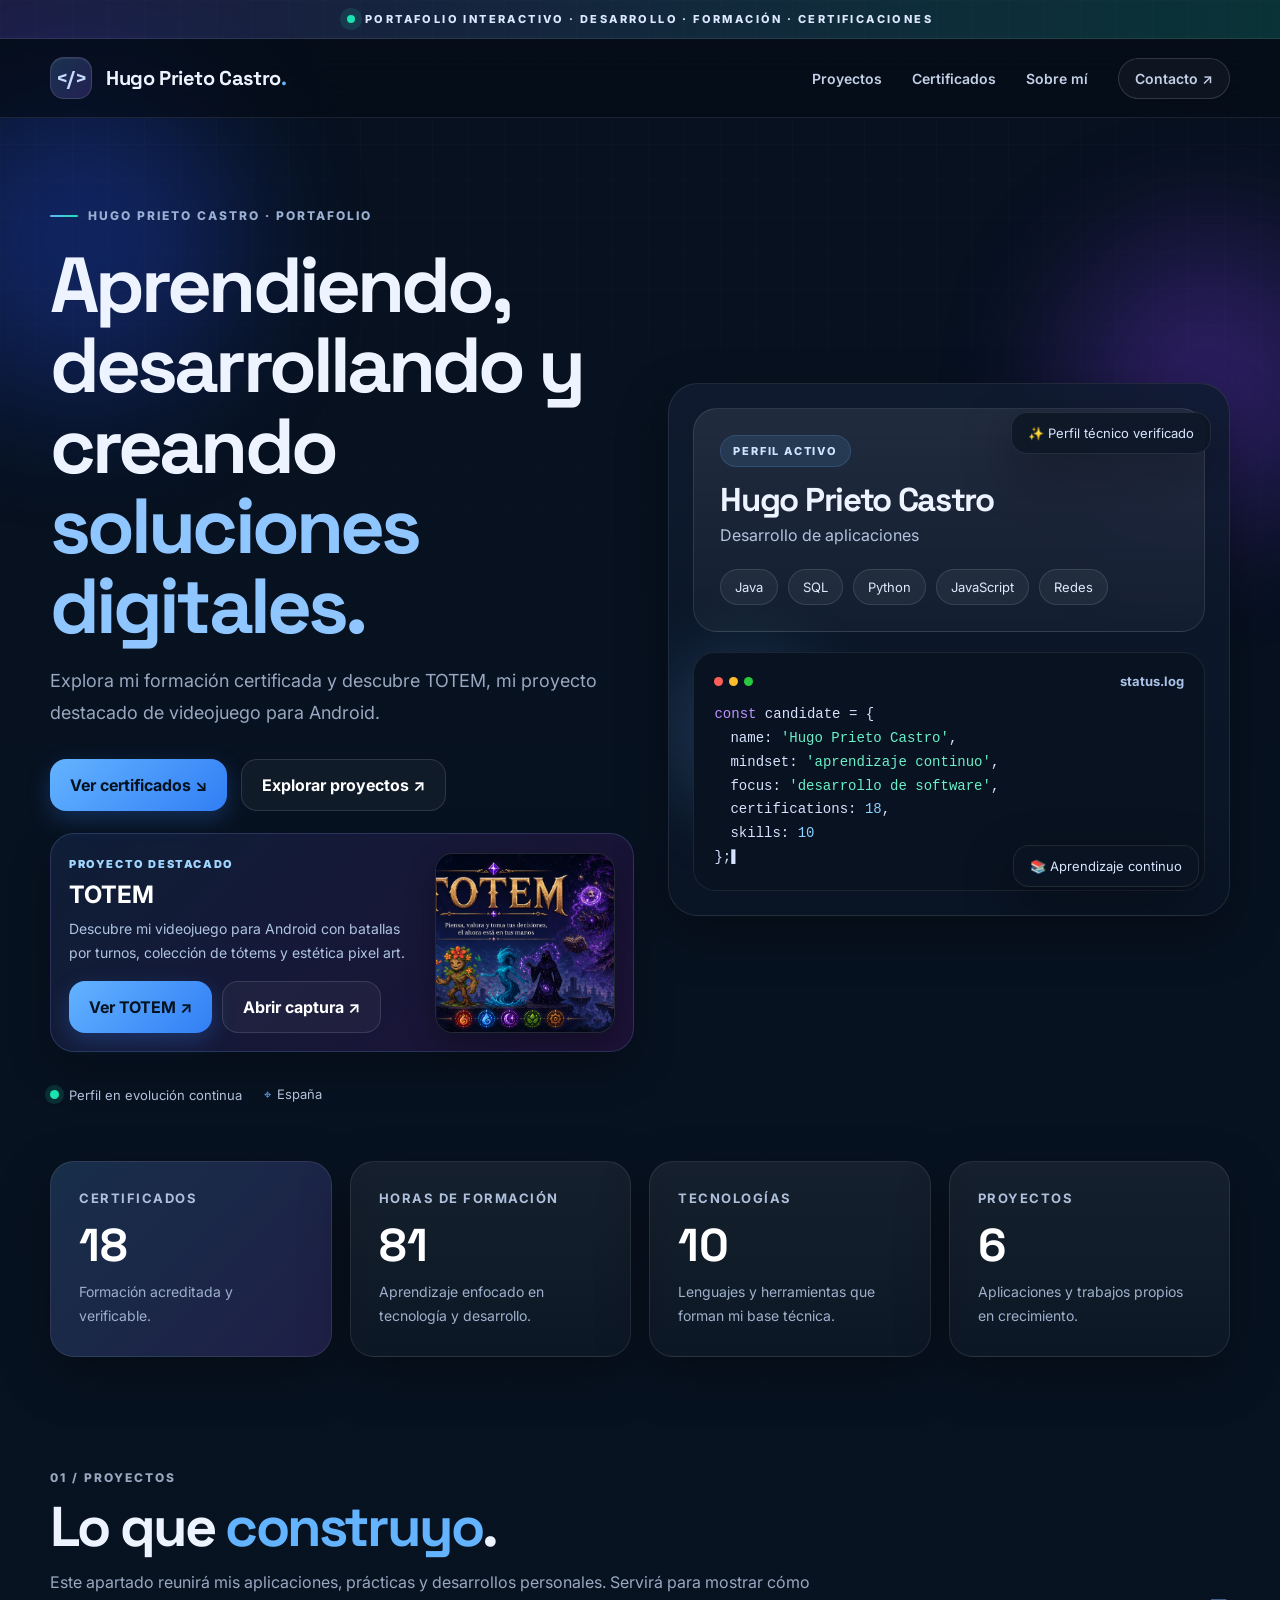
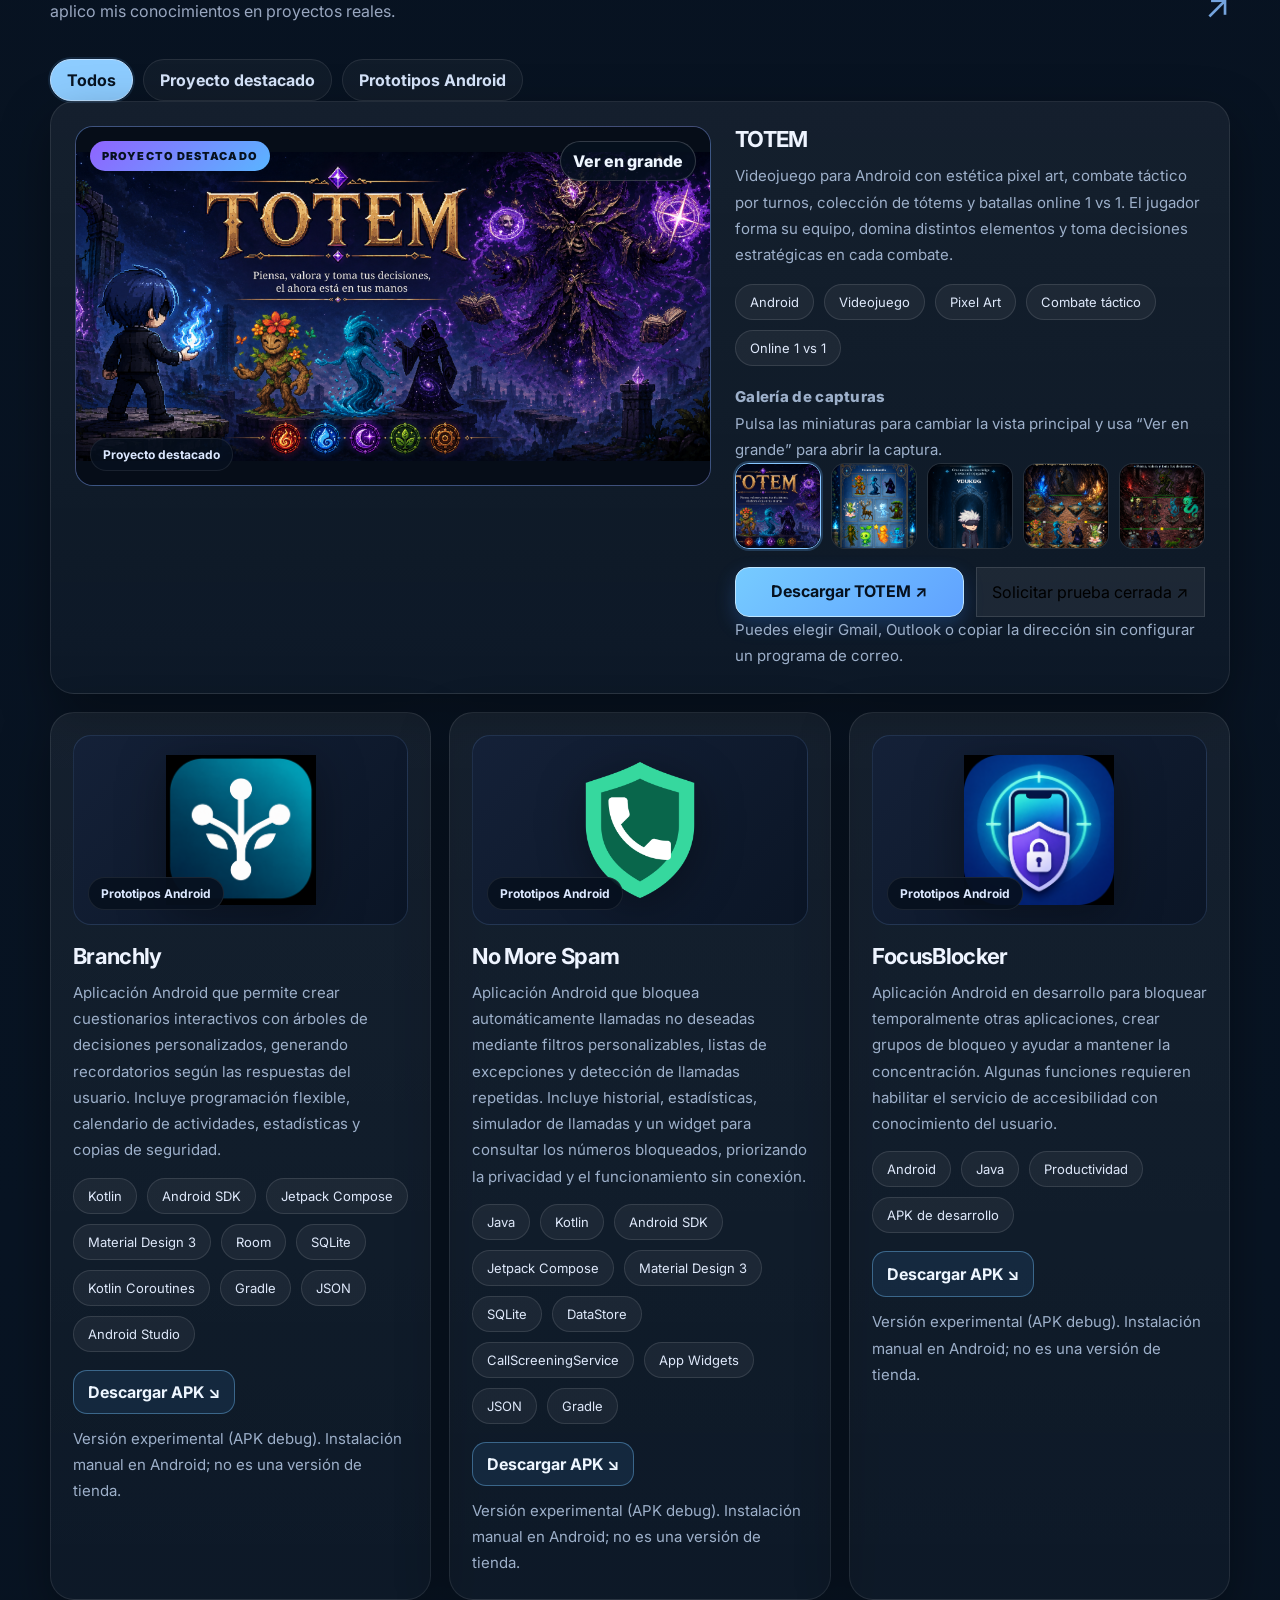
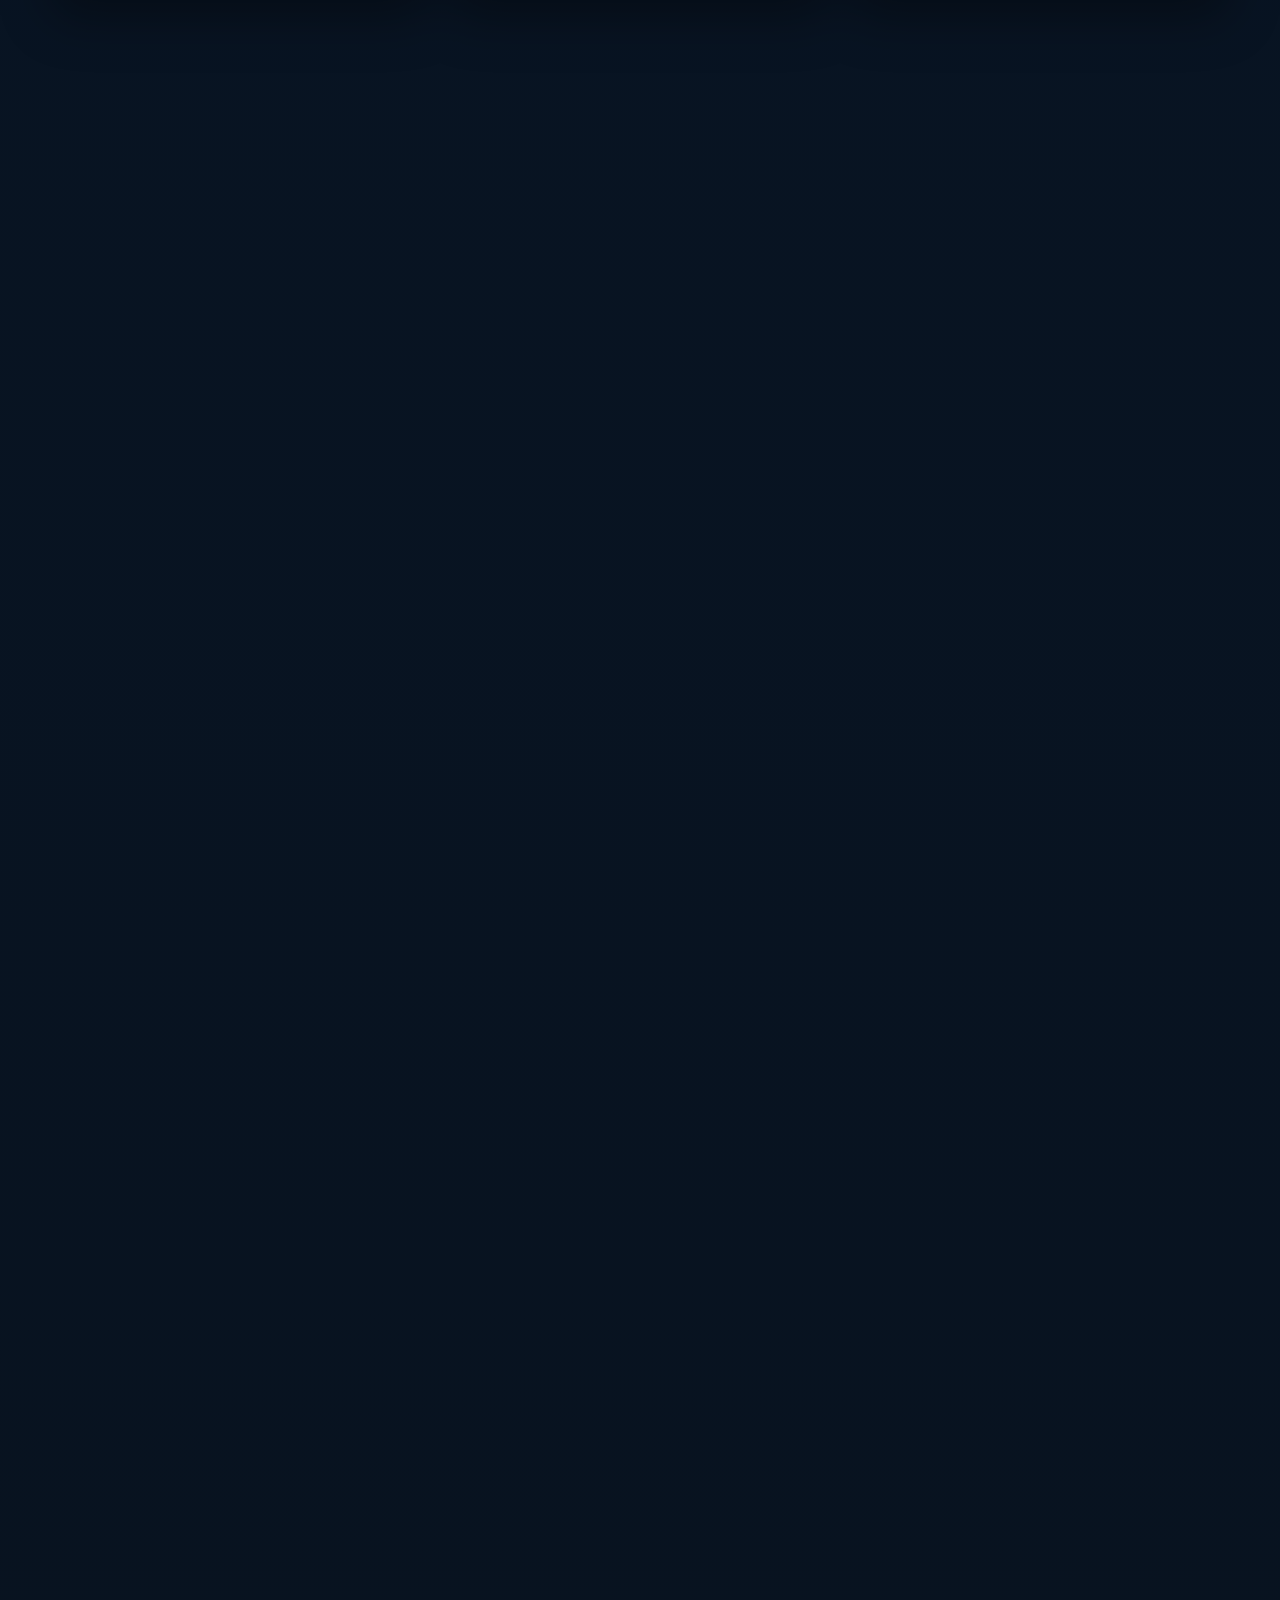
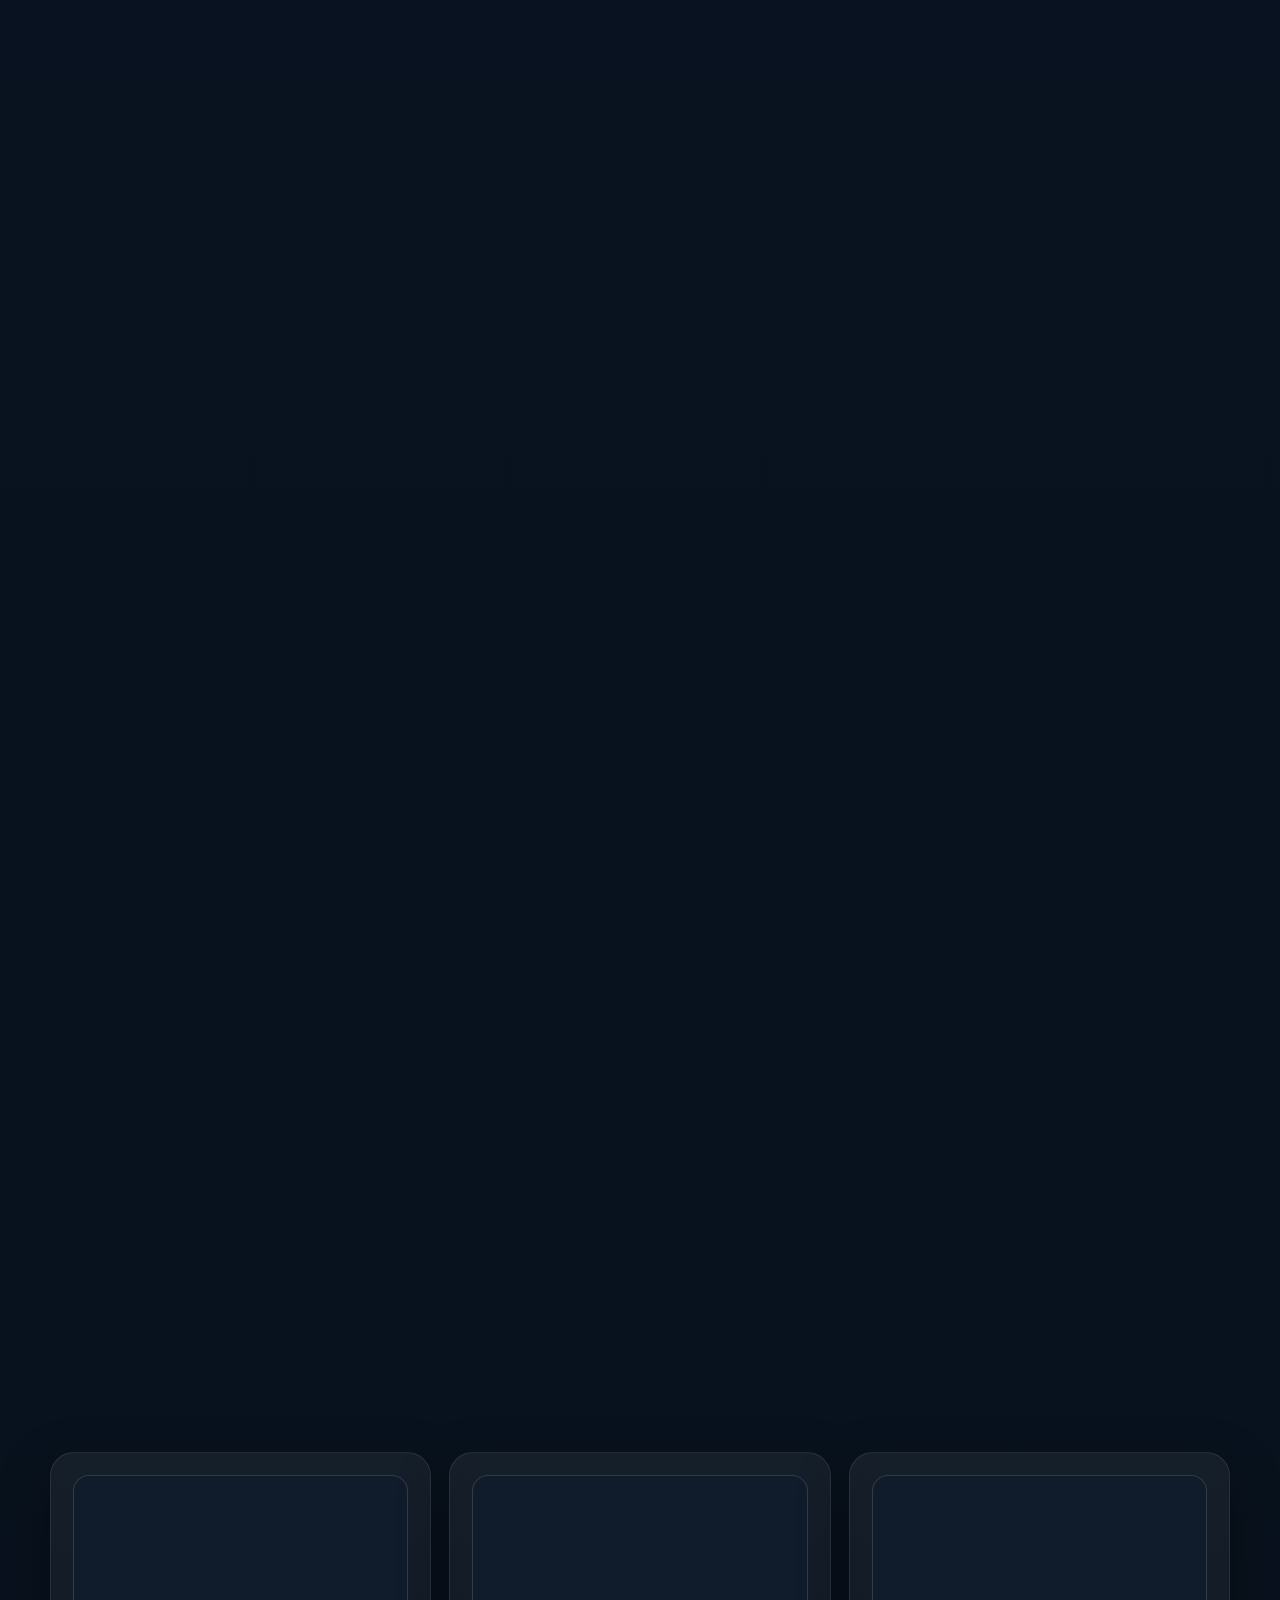
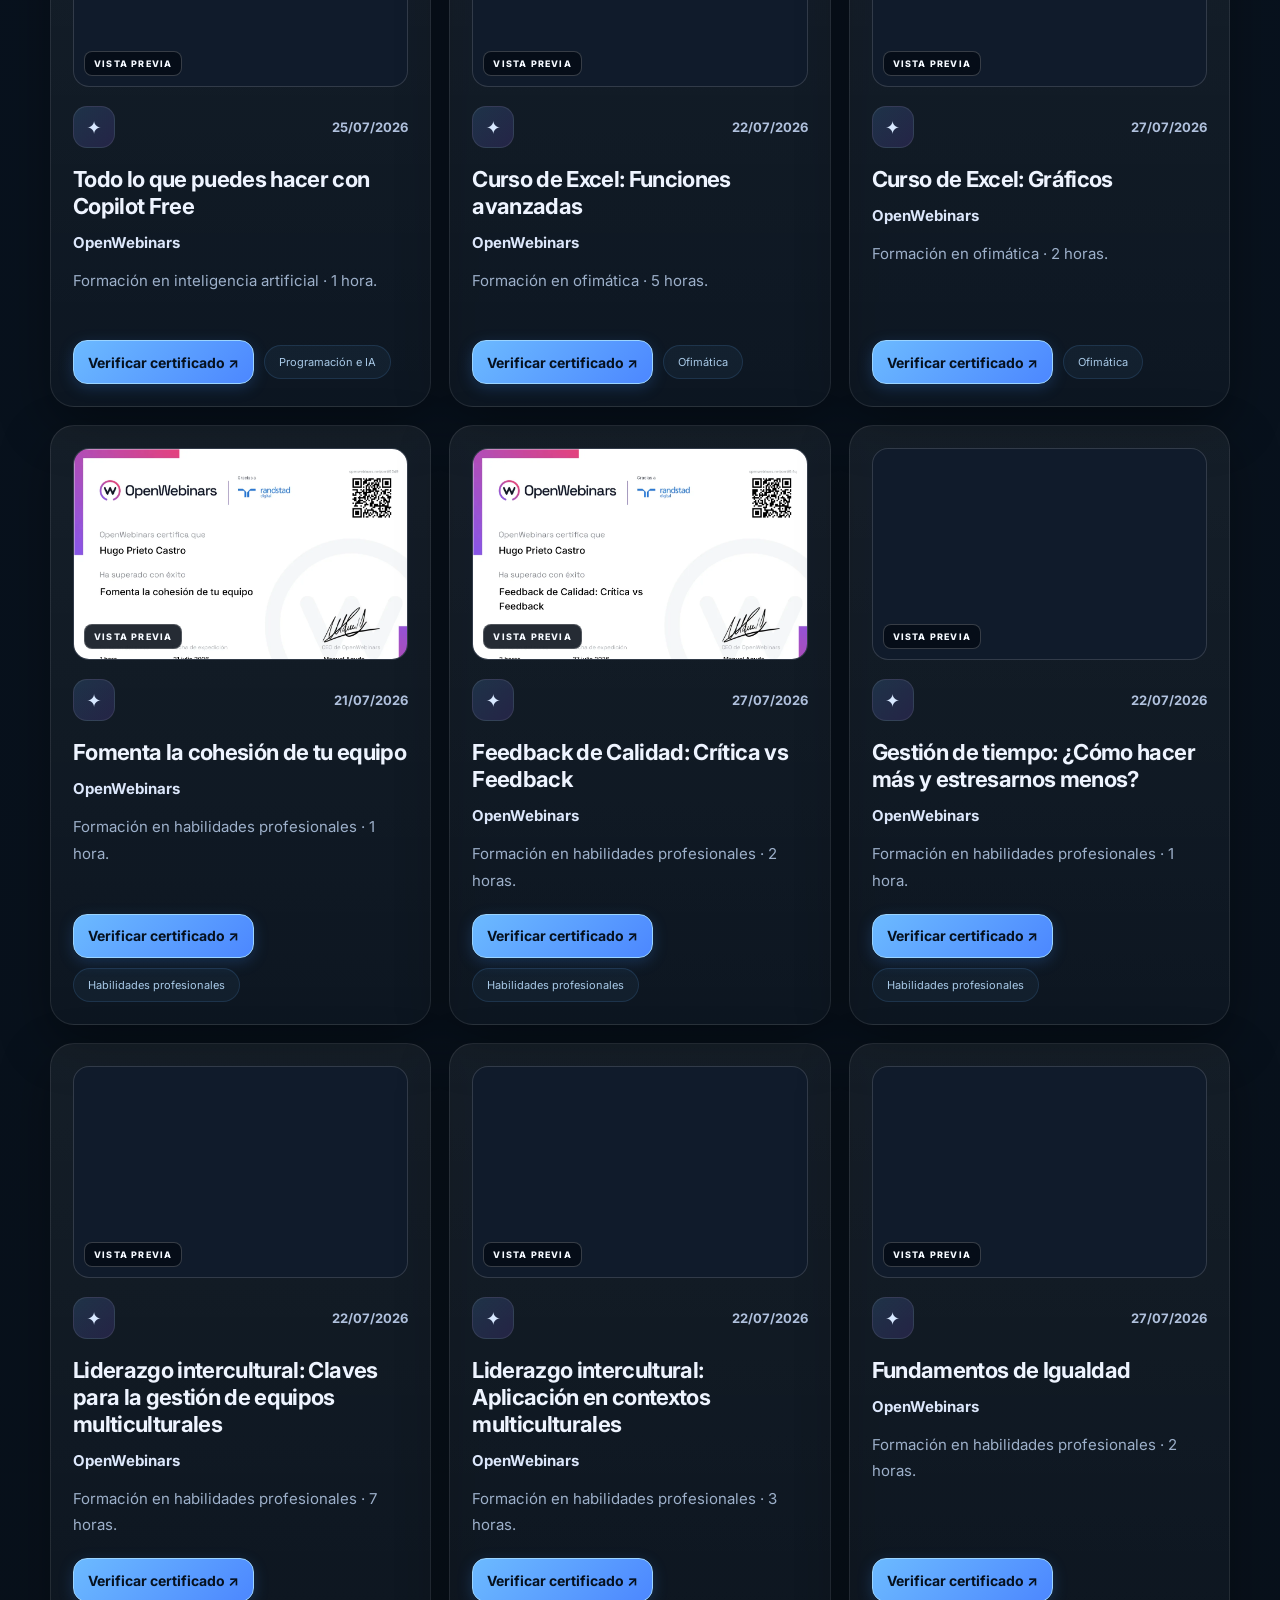
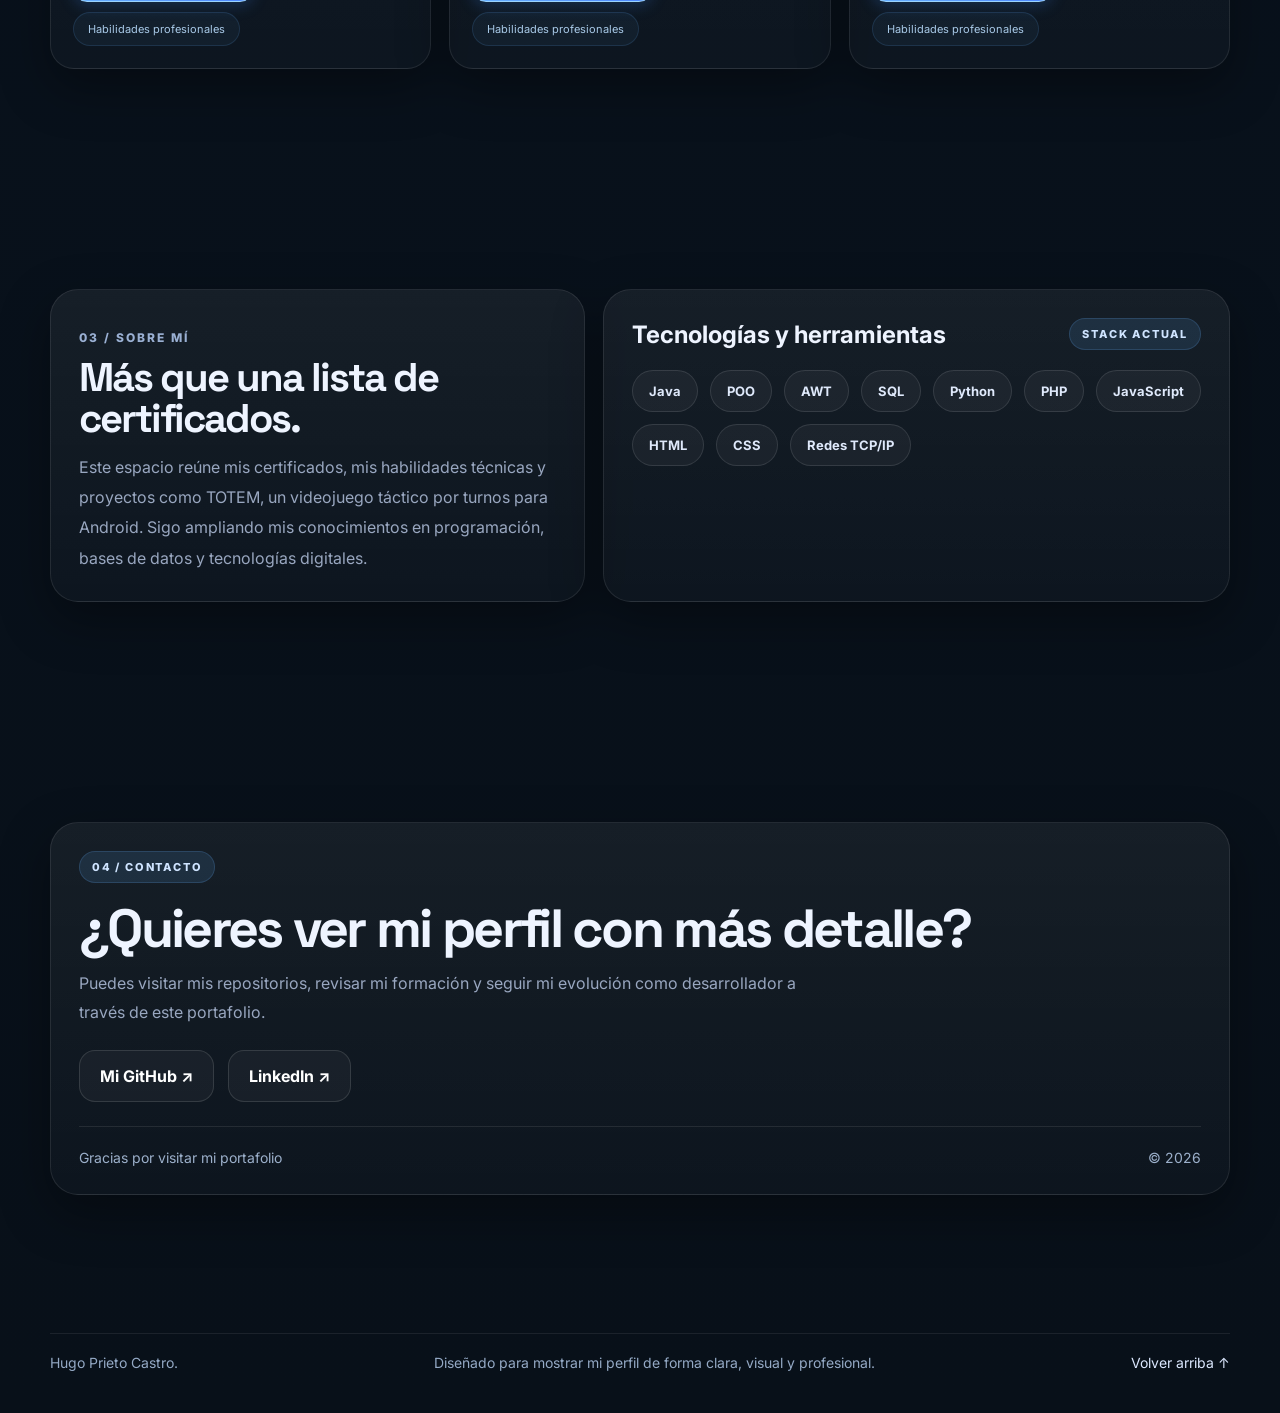
<file: index.html>
<!DOCTYPE html>
<html lang="es">
<head>
  <meta charset="UTF-8">
  <meta name="viewport" content="width=device-width, initial-scale=1.0">
  <meta name="theme-color" content="#08111f">
  <meta name="description" content="Portafolio de Hugo Prieto Castro con certificados, habilidades y proyectos de desarrollo de aplicaciones.">
  <title>Portafolio | Hugo Prieto Castro</title>
  <link rel="icon" href="favicon-hugo.png" type="image/png">
  <link rel="stylesheet" href="estilos.css">
  <script src="contenido.js" defer></script>
  <script src="app.js" defer></script>
</head>
<body>
  <a class="skip" href="#contenido">Saltar al contenido</a>
  <div class="bg-orb orb-1" aria-hidden="true"></div>
  <div class="bg-orb orb-2" aria-hidden="true"></div>
  <div class="bg-grid" aria-hidden="true"></div>

  <div class="announcement"><span class="live-dot"></span> PORTAFOLIO INTERACTIVO · DESARROLLO · FORMACIÓN · CERTIFICACIONES</div>

  <header class="site-header">
    <div class="container header-inner">
      <a class="brand" href="#inicio" aria-label="Volver al inicio">
        <span class="brand-symbol">&lt;/&gt;</span>
        <span id="brand-name">Tu nombre<span class="brand-period">.</span></span>
      </a>
      <button class="menu-toggle" aria-expanded="false" aria-controls="main-nav" aria-label="Abrir menú"><span></span><span></span><span></span></button>
      <nav id="main-nav" class="nav" aria-label="Navegación principal">
        <a href="#proyectos">Proyectos</a>
        <a href="#certificados">Certificados</a>
        <a href="#sobre-mi">Sobre mí</a>
        <a href="#contacto" class="nav-contact">Contacto ↗</a>
      </nav>
    </div>
  </header>

  <main id="contenido">
    <section class="hero section" id="inicio">
      <div class="container hero-grid">
        <div class="hero-copy reveal">
          <p class="eyebrow"><span class="eyebrow-mark"></span> HUGO PRIETO CASTRO · PORTAFOLIO</p>
          <h1 id="hero-title">Aprendiendo, desarrollando y creando <em>soluciones digitales.</em></h1>
          <p class="hero-description" id="hero-description">Espacio profesional para mostrar mi formación, mis habilidades técnicas y los proyectos que iré desarrollando como programador.</p>
          <div class="hero-buttons">
            <a class="button button-primary" href="#certificados">Ver certificados ↘</a>
            <a class="button button-secondary" href="#proyectos">Explorar proyectos ↗</a>
          </div>
          <div id="hero-featured-project" class="hero-spotlight"></div>
          <div class="hero-meta">
            <span class="status-indicator"><span></span> Perfil en evolución continua</span>
            <span class="hero-location" id="hero-location"></span>
          </div>
        </div>

        <div class="hero-panel reveal delay-1">
          <div class="panel-glow"></div>
          <div class="profile-shell">
            <div class="mini-label">PERFIL ACTIVO</div>
            <h2 id="hero-name-panel">Hugo Prieto Castro</h2>
            <p id="hero-role-panel">Desarrollo de aplicaciones</p>
            <div class="focus-tags">
              <span>Java</span>
              <span>SQL</span>
              <span>Python</span>
              <span>JavaScript</span>
              <span>Redes</span>
            </div>
          </div>
          <div class="terminal-card">
            <div class="terminal-head">
              <span class="dots"><i></i><i></i><i></i></span>
              <strong>status.log</strong>
            </div>
            <div class="terminal-body">
              <p><span class="token-purple">const</span> candidate = {</p>
              <p><span class="indent"></span>name: <span class="token-green">'Hugo Prieto Castro'</span>,</p>
              <p><span class="indent"></span>mindset: <span class="token-green">'aprendizaje continuo'</span>,</p>
              <p><span class="indent"></span>focus: <span class="token-green">'desarrollo de software'</span>,</p>
              <p><span class="indent"></span>certifications: <span class="token-blue" id="code-cert-count">0</span>,</p>
              <p><span class="indent"></span>skills: <span class="token-blue" id="code-skill-count">0</span></p>
              <p>};<span class="cursor">▌</span></p>
            </div>
          </div>
          <div class="floating-note note-1">✨ Perfil técnico verificado</div>
          <div class="floating-note note-2">📚 Aprendizaje continuo</div>
        </div>
      </div>
    </section>

    <section class="stats-band reveal">
      <div class="container stats-grid">
        <article class="stat-card highlight">
          <span class="stat-label">Certificados</span>
          <strong class="stat-number" data-target="0" id="stat-certificados">0</strong>
          <p>Formación acreditada y verificable.</p>
        </article>
        <article class="stat-card">
          <span class="stat-label">Horas de formación</span>
          <strong class="stat-number" data-target="0" id="stat-horas">0</strong>
          <p>Aprendizaje enfocado en tecnología y desarrollo.</p>
        </article>
        <article class="stat-card">
          <span class="stat-label">Tecnologías</span>
          <strong class="stat-number" data-target="0" id="stat-skills">0</strong>
          <p>Lenguajes y herramientas que forman mi base técnica.</p>
        </article>
        <article class="stat-card">
          <span class="stat-label">Proyectos</span>
          <strong class="stat-number" data-target="0" id="stat-proyectos">0</strong>
          <p>Aplicaciones y trabajos propios en crecimiento.</p>
        </article>
      </div>
    </section>

    <section class="section projects-section" id="proyectos">
      <div class="container">
        <div class="section-header reveal">
          <div>
            <p class="section-kicker">01 / PROYECTOS</p>
            <h2>Lo que <span class="accent-text">construyo</span>.</h2>
            <p>Este apartado reunirá mis aplicaciones, prácticas y desarrollos personales. Servirá para mostrar cómo aplico mis conocimientos en proyectos reales.</p>
          </div>
          <span class="section-symbol" aria-hidden="true">↗</span>
        </div>
        <div id="project-filters" class="filter-list"></div>
        <div class="project-grid" id="project-list" aria-live="polite"></div>
      </div>
    </section>

    <section class="section certificates-section" id="certificados">
      <div class="container">
        <div class="section-header reveal">
          <div>
            <p class="section-kicker">02 / CERTIFICADOS</p>
            <h2>Formación que <span class="accent-text">me respalda</span>.</h2>
            <p>Todos los certificados están organizados para que cualquier empresa pueda ver mi evolución, mis áreas de aprendizaje y validar cada acreditación.</p>
          </div>
          <span class="section-symbol" aria-hidden="true">✦</span>
        </div>

        <div class="certificate-tools reveal delay-1">
          <label class="search-box" for="cert-search">
            <span>🔎</span>
            <input id="cert-search" type="search" placeholder="Buscar por título, entidad o temática...">
          </label>
          <div id="cert-filters" class="chip-list" aria-label="Filtrar certificados por categoría"></div>
        </div>

        <div class="certificate-summary reveal delay-1">
          <span id="cert-summary-text">Mostrando todos los certificados.</span>
        </div>

        <div id="certificate-list" class="certificate-grid"></div>
      </div>
    </section>

    <section class="section about-section" id="sobre-mi">
      <div class="container about-grid">
        <div class="about-card reveal">
          <p class="section-kicker">03 / SOBRE MÍ</p>
          <h2>Más que una lista de certificados.</h2>
          <p id="about-text" class="about-copy">Este portafolio reúne mi formación, mis habilidades y mis próximos proyectos dentro del desarrollo de aplicaciones.</p>
        </div>
        <div class="skills-panel reveal delay-1">
          <div class="skills-top">
            <h3>Tecnologías y herramientas</h3>
            <span class="tiny-pill">STACK ACTUAL</span>
          </div>
          <div id="skill-list" class="skills"></div>
        </div>
      </div>
    </section>

    <section class="section contact-section" id="contacto">
      <div class="container">
        <div class="contact-box reveal">
          <div class="contact-badge">04 / CONTACTO</div>
          <h2>¿Quieres ver mi perfil con más detalle?</h2>
          <p>Puedes visitar mis repositorios, revisar mi formación y seguir mi evolución como desarrollador a través de este portafolio.</p>
          <div id="contact-actions" class="contact-actions"></div>
          <div class="contact-bottom">
            <span>Gracias por visitar mi portafolio</span>
            <span>© <span id="year"></span></span>
          </div>
        </div>
      </div>
    </section>
  </main>

  <footer class="footer">
    <div class="container footer-inner">
      <span id="footer-brand">Portafolio.</span>
      <span>Diseñado para mostrar mi perfil de forma clara, visual y profesional.</span>
      <a href="#inicio">Volver arriba ↑</a>
    </div>
  </footer>
</body>
</html>
</file>
<file: estilos.css>
@import url('https://fonts.googleapis.com/css2?family=Inter:wght@400;500;600;700;800&family=Space+Grotesk:wght@500;700&display=swap');
:root{
  --bg:#07111f;
  --bg-2:#0c172a;
  --panel:rgba(13,25,44,.76);
  --panel-strong:#0f1c31;
  --panel-soft:#0f2038;
  --text:#eef4ff;
  --muted:#99a7c0;
  --line:rgba(255,255,255,.09);
  --line-2:rgba(255,255,255,.14);
  --accent:#63b3ff;
  --accent-2:#8b5cf6;
  --accent-3:#19e3b1;
  --danger:#ff6b8a;
  --shadow:0 18px 50px rgba(0,0,0,.35);
  --radius:24px;
}
*{box-sizing:border-box}
html{scroll-behavior:smooth;scroll-padding-top:96px}
body{margin:0;font-family:'Inter',system-ui,sans-serif;background:linear-gradient(180deg,#07111f 0%,#081423 30%,#081019 100%);color:var(--text);-webkit-font-smoothing:antialiased;overflow-x:hidden}
a{color:inherit;text-decoration:none}
img{max-width:100%;display:block}
button,input,textarea{font:inherit}
button,a,input{-webkit-tap-highlight-color:transparent}
button:focus-visible,a:focus-visible,input:focus-visible{outline:3px solid rgba(99,179,255,.75);outline-offset:3px}
::selection{background:rgba(99,179,255,.35);color:#fff}
.skip{position:absolute;left:-999px;top:0;background:#fff;color:#000;padding:10px;z-index:999}
.skip:focus{left:12px}
.container{width:min(1180px,calc(100% - 40px));margin:0 auto}
.section{padding:110px 0;position:relative;z-index:2}
.bg-orb{position:fixed;border-radius:50%;filter:blur(70px);pointer-events:none;opacity:.33;z-index:0}
.orb-1{width:320px;height:320px;background:#274ee6;top:80px;left:-80px;animation:floatOne 14s ease-in-out infinite}
.orb-2{width:280px;height:280px;background:#7c3aed;right:-70px;top:240px;animation:floatTwo 16s ease-in-out infinite}
.bg-grid{position:fixed;inset:0;background-image:linear-gradient(rgba(255,255,255,.03) 1px,transparent 1px),linear-gradient(90deg,rgba(255,255,255,.03) 1px,transparent 1px);background-size:36px 36px;mask-image:linear-gradient(180deg,rgba(0,0,0,.55),transparent 90%);pointer-events:none;z-index:0}
.announcement{position:relative;z-index:5;background:linear-gradient(90deg,rgba(139,92,246,.16),rgba(25,227,177,.16));border-bottom:1px solid var(--line);color:#dce8ff;text-align:center;padding:12px 14px;font-size:11px;font-weight:800;letter-spacing:2.4px;display:flex;align-items:center;justify-content:center;gap:10px}
.live-dot{width:8px;height:8px;background:var(--accent-3);border-radius:50%;box-shadow:0 0 0 7px rgba(25,227,177,.12)}
.site-header{position:sticky;top:0;z-index:20;background:rgba(6,12,23,.64);backdrop-filter:blur(18px);border-bottom:1px solid var(--line)}
.header-inner{min-height:78px;display:flex;align-items:center;justify-content:space-between;gap:20px}
.brand{display:flex;align-items:center;gap:14px;font-family:'Space Grotesk',sans-serif;font-weight:700;font-size:20px;letter-spacing:-.02em}
.brand-symbol{width:42px;height:42px;display:grid;place-items:center;border-radius:14px;background:linear-gradient(135deg,rgba(99,179,255,.22),rgba(139,92,246,.22));border:1px solid rgba(255,255,255,.12);color:#c7dcff;box-shadow:inset 0 1px 0 rgba(255,255,255,.07)}
.brand-period,.accent-text{color:var(--accent)}
.nav{display:flex;align-items:center;gap:30px}
.nav a{color:#c4d0e7;font-size:14px;font-weight:600;transition:color .22s ease,transform .22s ease}
.nav a:hover{color:#fff;transform:translateY(-1px)}
.nav-contact{padding:11px 16px;border-radius:999px;border:1px solid var(--line-2);background:rgba(255,255,255,.04)}
.menu-toggle{display:none;background:none;border:0;padding:0}
.menu-toggle span{display:block;width:26px;height:2px;background:#e7eeff;margin:5px 0;border-radius:999px}
.hero{padding:78px 0 48px}
.hero-grid{display:grid;grid-template-columns:1.02fr .98fr;gap:34px;align-items:center}
.hero-copy,.hero-panel,.section-header,.stat-card,.project-card,.certificate-card,.about-card,.skills-panel,.contact-box,.certificate-tools,.certificate-summary{opacity:0;transform:translateY(26px);transition:opacity .7s ease,transform .7s ease}
.reveal.in-view,.hero-copy.in-view,.hero-panel.in-view,.section-header.in-view,.stat-card.in-view,.project-card.in-view,.certificate-card.in-view,.about-card.in-view,.skills-panel.in-view,.contact-box.in-view,.certificate-tools.in-view,.certificate-summary.in-view{opacity:1;transform:none}
.delay-1{transition-delay:.12s}
.eyebrow,.section-kicker{display:flex;align-items:center;gap:10px;font-size:12px;font-weight:800;letter-spacing:2px;color:#9ab0d3;text-transform:uppercase}
.eyebrow-mark{width:28px;height:2px;border-radius:999px;background:linear-gradient(90deg,var(--accent),var(--accent-3))}
.hero h1,.section h2,.about-card h2,.contact-box h2{font-family:'Space Grotesk',sans-serif;line-height:1.03;letter-spacing:-.05em;margin:0}
.hero h1{font-size:clamp(44px,7vw,78px);margin:22px 0 18px;max-width:780px}
.hero h1 em{font-style:normal;color:#90c6ff}
.hero-description{max-width:620px;font-size:18px;line-height:1.8;color:var(--muted);margin:0 0 30px}
.hero-buttons,.contact-actions{display:flex;gap:14px;flex-wrap:wrap}
.button{display:inline-flex;align-items:center;justify-content:center;min-height:52px;padding:0 20px;border-radius:16px;font-weight:700;transition:transform .22s ease,box-shadow .22s ease,border-color .22s ease,background .22s ease}
.button:hover{transform:translateY(-2px);box-shadow:0 18px 35px rgba(0,0,0,.28)}
.button-primary{background:linear-gradient(135deg,var(--accent),#317ef5);color:#04121f}
.button-secondary{border:1px solid rgba(255,255,255,.12);background:rgba(255,255,255,.04);color:#fff}
.hero-meta{display:flex;gap:22px;flex-wrap:wrap;margin-top:34px;color:#b2c1db;font-size:13px}
.status-indicator{display:flex;align-items:center;gap:10px}
.status-indicator span{display:block;width:9px;height:9px;border-radius:50%;background:var(--accent-3);box-shadow:0 0 0 5px rgba(25,227,177,.14)}
.hero-location:before{content:'⌖';margin-right:6px;color:var(--accent)}
.hero-panel{position:relative;padding:24px;border-radius:30px;background:linear-gradient(180deg,rgba(16,28,49,.86),rgba(10,20,36,.88));border:1px solid var(--line);box-shadow:var(--shadow);overflow:hidden;min-height:520px}
.panel-glow{position:absolute;inset:auto auto 10% -10%;width:260px;height:260px;border-radius:50%;background:radial-gradient(circle,rgba(99,179,255,.24),transparent 65%);filter:blur(25px)}
.profile-shell,.terminal-card,.floating-note{position:relative;z-index:1}
.profile-shell{padding:26px;border-radius:24px;background:linear-gradient(180deg,rgba(255,255,255,.08),rgba(255,255,255,.03));border:1px solid rgba(255,255,255,.1)}
.mini-label,.contact-badge,.tiny-pill{display:inline-flex;align-items:center;gap:8px;padding:8px 12px;border-radius:999px;background:rgba(99,179,255,.12);border:1px solid rgba(99,179,255,.18);color:#cfe4ff;font-size:11px;font-weight:800;letter-spacing:1.8px;text-transform:uppercase}
.profile-shell h2{font-family:'Space Grotesk',sans-serif;font-size:33px;letter-spacing:-.04em;margin:16px 0 8px}
.profile-shell p{margin:0;color:#b3c3de;font-size:16px}
.focus-tags{display:flex;flex-wrap:wrap;gap:10px;margin-top:24px}
.focus-tags span,.pill,.tech-pill,.chip,.skill{display:inline-flex;align-items:center;justify-content:center;padding:9px 14px;border-radius:999px;border:1px solid rgba(255,255,255,.11);background:rgba(255,255,255,.05);color:#dfe9fb;font-size:13px}
.terminal-card{margin-top:20px;padding:20px;border-radius:22px;background:#091220;border:1px solid rgba(255,255,255,.08)}
.terminal-head{display:flex;align-items:center;justify-content:space-between;margin-bottom:14px;color:#aac3e8;font-size:13px}
.dots{display:flex;gap:6px}.dots i{display:block;width:9px;height:9px;border-radius:50%}.dots i:nth-child(1){background:#ff5f57}.dots i:nth-child(2){background:#ffbd2e}.dots i:nth-child(3){background:#28c840}
.terminal-body{font-family:ui-monospace,SFMono-Regular,Menlo,monospace;font-size:14px;line-height:1.7;color:#d6e3ff}
.terminal-body p{margin:0}.indent{display:inline-block;width:16px}.token-purple{color:#bf93ff}.token-green{color:#69f0c8}.token-blue{color:#8dd1ff}.cursor{animation:blink 1s step-end infinite}
.floating-note{position:absolute;padding:12px 16px;border-radius:16px;background:rgba(10,20,34,.8);border:1px solid rgba(255,255,255,.09);backdrop-filter:blur(10px);font-size:13px;color:#d8e6ff;box-shadow:var(--shadow)}
.note-1{top:28px;right:18px;animation:floatNote 5s ease-in-out infinite}
.note-2{bottom:28px;right:30px;animation:floatNote 5.8s ease-in-out infinite}
.stats-band{position:relative;z-index:2;padding:10px 0 0}
.stats-grid{display:grid;grid-template-columns:repeat(4,1fr);gap:18px}
.stat-card{padding:28px;border-radius:24px;background:linear-gradient(180deg,rgba(255,255,255,.06),rgba(255,255,255,.025));border:1px solid var(--line);box-shadow:var(--shadow)}
.stat-card.highlight{background:linear-gradient(135deg,rgba(99,179,255,.18),rgba(139,92,246,.18))}
.stat-label{display:block;color:#afc0dc;font-size:13px;font-weight:700;text-transform:uppercase;letter-spacing:1.5px;margin-bottom:16px}
.stat-number{display:block;font-family:'Space Grotesk',sans-serif;font-size:46px;line-height:1;color:#fff;margin-bottom:12px}
.stat-card p{margin:0;color:#9eb0cb;line-height:1.7;font-size:14px}
.section-header{display:flex;align-items:flex-end;justify-content:space-between;gap:24px;margin-bottom:34px}
.section-header h2{font-size:clamp(34px,5vw,56px);margin:10px 0 12px}
.section-header p{max-width:760px;margin:0;color:var(--muted);line-height:1.8}
.section-symbol{font-size:34px;color:#89bfff;opacity:.85}
.filter-list,.chip-list{display:flex;gap:10px;flex-wrap:wrap}
.filter,.chip{cursor:pointer;transition:all .2s ease}
.filter{padding:10px 16px;border-radius:999px;background:rgba(255,255,255,.04);color:#d6e4fa;border:1px solid rgba(255,255,255,.09)}
.filter.active,.chip.active,.filter:hover,.chip:hover{background:linear-gradient(135deg,rgba(99,179,255,.25),rgba(139,92,246,.23));border-color:rgba(143,189,255,.45);color:#fff}
.project-grid,.certificate-grid{display:grid;grid-template-columns:repeat(3,minmax(0,1fr));gap:18px}
.project-card,.certificate-card{padding:22px;border-radius:24px;background:linear-gradient(180deg,rgba(255,255,255,.055),rgba(255,255,255,.025));border:1px solid var(--line);box-shadow:var(--shadow);position:relative;overflow:hidden}
.project-card:hover,.certificate-card:hover{transform:translateY(-6px);border-color:rgba(120,181,255,.3)}
.project-preview{position:relative;min-height:170px;border-radius:18px;background:linear-gradient(135deg,rgba(99,179,255,.18),rgba(139,92,246,.12));display:grid;place-items:center;overflow:hidden;margin-bottom:18px;border:1px solid rgba(255,255,255,.08)}
.project-preview.has-image img{width:100%;height:100%;object-fit:cover;position:absolute;inset:0}
.preview-glyph{font-size:42px;font-family:'Space Grotesk',sans-serif;color:#d5e4ff;opacity:.85}
.project-kind{position:absolute;left:14px;bottom:14px;padding:8px 12px;border-radius:999px;background:rgba(7,17,31,.82);border:1px solid rgba(255,255,255,.08);font-size:12px;font-weight:700;color:#dce8ff}
.project-body h3,.certificate-card h3{margin:0 0 10px;font-size:22px;line-height:1.22;letter-spacing:-.03em}
.project-body p,.cert-description,.issuer{margin:0;color:#9db0ca;line-height:1.75;font-size:15px}
.pill-row,.project-links,.certificate-links{display:flex;gap:10px;flex-wrap:wrap}
.pill-row{margin-top:16px}.project-links,.certificate-links{margin-top:18px}
.project-links a,.certificate-links a{display:inline-flex;align-items:center;gap:8px;padding:11px 14px;border-radius:14px;background:rgba(255,255,255,.05);border:1px solid rgba(255,255,255,.09);font-weight:700;color:#eef6ff;transition:all .2s ease}
.project-links a:hover,.certificate-links a:hover{background:rgba(99,179,255,.14);border-color:rgba(99,179,255,.28)}
.empty-state{grid-column:1/-1;text-align:center;padding:42px 22px;border-radius:24px;border:1px dashed rgba(255,255,255,.13);background:rgba(255,255,255,.03)}
.empty-icon{font-size:34px;margin-bottom:10px}.empty-state h3{margin:0 0 10px}.empty-state p{margin:0;color:var(--muted);line-height:1.8}
.certificate-tools{display:flex;gap:14px;align-items:center;justify-content:space-between;flex-wrap:wrap;margin-bottom:18px;padding:18px;border-radius:22px;background:rgba(255,255,255,.035);border:1px solid var(--line)}
.search-box{display:flex;align-items:center;gap:10px;padding:0 15px;height:52px;min-width:min(440px,100%);border-radius:16px;background:#091423;border:1px solid rgba(255,255,255,.08);color:#afc4e5}
.search-box input{flex:1;background:none;border:0;color:#fff;outline:none}
.search-box input::placeholder{color:#8193ad}
.certificate-summary{margin-bottom:22px;color:#aac0df;font-size:14px}
.certificate-top{display:flex;align-items:center;justify-content:space-between;gap:12px;margin-bottom:18px}.cert-mark{width:42px;height:42px;display:grid;place-items:center;border-radius:14px;background:linear-gradient(135deg,rgba(99,179,255,.16),rgba(139,92,246,.16));border:1px solid rgba(255,255,255,.09);font-size:18px;color:#d8e8ff}.cert-date{font-size:13px;color:#b0c1dd;font-weight:700}.cert-description{margin-top:12px;min-height:52px}.issuer{font-weight:700;color:#dce7fb}.certificate-card::after{content:'';position:absolute;inset:auto -20% -55% auto;width:160px;height:160px;background:radial-gradient(circle,rgba(99,179,255,.18),transparent 70%);pointer-events:none}
.about-grid{display:grid;grid-template-columns:.92fr 1.08fr;gap:18px}
.about-card,.skills-panel,.contact-box{padding:28px;border-radius:28px;background:linear-gradient(180deg,rgba(255,255,255,.06),rgba(255,255,255,.025));border:1px solid var(--line);box-shadow:var(--shadow)}
.about-card h2{font-size:40px;margin:10px 0 12px}.about-copy{margin:0;color:var(--muted);line-height:1.9;font-size:16px}
.skills-top{display:flex;align-items:center;justify-content:space-between;gap:20px;margin-bottom:20px}.skills-top h3{margin:0;font-size:24px}.skills{display:flex;flex-wrap:wrap;gap:12px}.skill{padding:12px 16px;background:rgba(255,255,255,.045);font-weight:700}.contact-box{text-align:left}.contact-box h2{font-size:clamp(34px,4.2vw,54px);margin:18px 0 12px}.contact-box p{max-width:760px;margin:0 0 22px;color:var(--muted);line-height:1.85}.contact-bottom,.footer-inner{display:flex;align-items:center;justify-content:space-between;gap:20px;flex-wrap:wrap}.contact-bottom{margin-top:24px;padding-top:22px;border-top:1px solid var(--line);color:#9cb0cb;font-size:14px}
.footer{padding:28px 0 42px;position:relative;z-index:2}.footer-inner{color:#94a9c5;font-size:14px;border-top:1px solid rgba(255,255,255,.08);padding-top:20px}.footer-inner a{color:#dce8ff}
.muted{color:var(--muted)}
.hidden{display:none !important}
@media (max-width: 1080px){
  .hero-grid,.about-grid,.stats-grid{grid-template-columns:1fr 1fr}
  .project-grid,.certificate-grid{grid-template-columns:repeat(2,minmax(0,1fr))}
}
@media (max-width: 860px){
  .container{width:min(100% - 28px,1180px)}
  .hero-grid,.about-grid,.stats-grid{grid-template-columns:1fr}
  .project-grid,.certificate-grid{grid-template-columns:1fr}
  .site-header .nav{position:absolute;left:14px;right:14px;top:78px;display:none;flex-direction:column;align-items:stretch;padding:14px;border-radius:20px;background:rgba(8,15,28,.97);border:1px solid rgba(255,255,255,.08);box-shadow:var(--shadow)}
  .site-header .nav.open{display:flex}
  .menu-toggle{display:block}
  .section{padding:84px 0}
  .hero{padding-top:54px}
  .hero h1{font-size:42px}
  .section-header{align-items:flex-start;flex-direction:column}
  .hero-panel{min-height:auto}
  .search-box{min-width:100%}
}
@media (max-width: 560px){
  .announcement{font-size:9px;letter-spacing:1.6px}
  .hero h1{font-size:36px}
  .profile-shell h2{font-size:28px}
  .stat-number{font-size:38px}
  .contact-box h2,.about-card h2,.section-header h2{font-size:30px}
}
@keyframes blink{50%{opacity:0}}
@keyframes floatOne{50%{transform:translate(40px,24px)}}
@keyframes floatTwo{50%{transform:translate(-24px,35px)}}
@keyframes floatNote{50%{transform:translateY(-8px)}}

/* CERTIFICADOS: miniaturas auténticas y acciones visualmente diferenciadas */
.certificate-card{display:flex;flex-direction:column;gap:0;transition:transform .28s ease,border-color .28s ease,box-shadow .28s ease}
.certificate-card:hover{box-shadow:0 25px 60px rgba(0,0,0,.46),0 0 0 1px rgba(99,179,255,.16)}
.certificate-preview{position:relative;display:grid;place-items:center;overflow:hidden;aspect-ratio: 1.58;background:#101b2b;border:1px solid rgba(255,255,255,.14);border-radius:16px;margin-bottom:19px}
.certificate-preview img{display:block;width:100%;height:100%;object-fit:contain;transition:transform .45s ease;}
.certificate-card:hover .certificate-preview img{transform:scale(1.055)}
.preview-label{position:absolute;bottom:10px;left:10px;background:rgba(5,12,22,.87);border:1px solid rgba(255,255,255,.2);backdrop-filter:blur(8px);border-radius:8px;padding:6px 9px;letter-spacing:1.2px;font-weight:800;font-size:9px;color:#f5f9ff}
.certificate-links{margin-top:auto;padding-top:20px;align-items:center}
.certificate-links .cert-primary-link{background:linear-gradient(135deg,#6cbaff,#4c87ff);color:#06111f;border:1px solid #9bd4ff;box-shadow:0 4px 15px rgba(54,136,246,.22);font-size:14px;min-height:44px}
.certificate-links .cert-primary-link:hover,.certificate-links .cert-primary-link:focus-visible{background:linear-gradient(135deg,#b1dcff,#72a9ff);color:#03111e;border-color:#d6edff;box-shadow:0 9px 25px rgba(62,155,255,.38);transform:translateY(-2px)}
.chip,.filter{font-weight:700;min-height:42px}
.chip.active,.filter.active{color:#081422;background:#8dccff;border-color:#bddfff;box-shadow:0 0 0 2px rgba(99,179,255,.12)}
.chip:hover:not(.active),.filter:hover:not(.active){border-color:#9dccff;background:rgba(99,179,255,.2)}
.button-primary{box-shadow:0 8px 22px rgba(56,132,255,.25)}
.button-primary:hover{box-shadow:0 15px 35px rgba(56,132,255,.37)}
.button-secondary:hover{background:rgba(102,171,255,.18);border-color:rgba(148,205,255,.64)}
.cert-category{font-size:11px;color:#a9cae8;background:rgba(99,179,255,.06);border-color:rgba(99,179,255,.14)}
@media (prefers-reduced-motion:reduce){*,*::before,*::after{animation-duration:.01ms !important;transition-duration:.01ms !important;scroll-behavior:auto !important}.reveal,.stat-card,.project-card,.certificate-card,.about-card,.skills-panel,.contact-box,.certificate-tools,.certificate-summary,.hero-copy,.hero-panel,.section-header{opacity:1;transform:none}}

/* PROYECTO DESTACADO TOTEM */
.featured-project{grid-column:1/-1;display:grid;grid-template-columns:minmax(0,1.15fr) minmax(320px,.85fr);gap:24px;align-items:start;padding:24px}
.featured-project .project-preview{min-height:360px;margin-bottom:0;background:linear-gradient(135deg,rgba(54,92,188,.28),rgba(117,54,170,.18));border-color:rgba(143,189,255,.28)}
.featured-project .project-preview img{object-fit:contain;background:#060d18}
.project-featured-badge{position:absolute;top:14px;left:14px;padding:8px 12px;border-radius:999px;background:linear-gradient(135deg,#8f64ff,#5ab4ff);color:#06111f;font-size:11px;font-weight:900;letter-spacing:1.1px;z-index:2}
.featured-project .project-body{display:flex;flex-direction:column;height:100%}
.project-gallery-wrap{margin-top:18px}
.project-gallery-title{margin:0 0 12px;color:#dce8ff;font-weight:800;letter-spacing:.02em}
.project-gallery{display:grid;grid-template-columns:repeat(5,minmax(0,1fr));gap:10px}
.project-thumb{padding:0;border:1px solid rgba(255,255,255,.12);background:#081320;border-radius:14px;overflow:hidden;cursor:pointer;transition:transform .2s ease,border-color .2s ease,box-shadow .2s ease}
.project-thumb:hover,.project-thumb:focus-visible{transform:translateY(-2px);border-color:rgba(143,189,255,.55);box-shadow:0 8px 24px rgba(0,0,0,.34)}
.project-thumb.active{border-color:#87c6ff;box-shadow:0 0 0 2px rgba(99,179,255,.22)}
.project-thumb img{display:block;width:100%;height:84px;object-fit:cover}
.project-links .project-link-primary,.project-links .project-link-secondary{min-height:46px}
.project-links .project-link-primary{background:linear-gradient(135deg,#76cbff,#60a2ff);color:#06111f;border:1px solid #bde4ff;box-shadow:0 8px 20px rgba(57,144,255,.24)}
.project-links .project-link-primary:hover,.project-links .project-link-primary:focus-visible{background:linear-gradient(135deg,#b9e6ff,#8ec1ff);color:#06111f;border-color:#e0f4ff;transform:translateY(-2px)}
.project-links .project-link-secondary{background:rgba(255,255,255,.06);border:1px solid rgba(255,255,255,.12)}
.project-links .project-link-secondary:hover,.project-links .project-link-secondary:focus-visible{background:rgba(139,92,246,.18);border-color:rgba(168,131,255,.42);transform:translateY(-2px)}
@media (max-width:1080px){
  .featured-project{grid-template-columns:1fr}
}
@media (max-width:860px){
  .project-gallery{grid-template-columns:repeat(3,minmax(0,1fr))}
  .featured-project .project-preview{min-height:280px}
}
@media (max-width:560px){
  .project-gallery{grid-template-columns:repeat(2,minmax(0,1fr))}
  .project-thumb img{height:92px}
  .featured-project{padding:20px}
}

/* HERO TOTEM + LIGHTBOX + TOAST */
.hero-spotlight{margin:22px 0 0;padding:18px;border-radius:24px;border:1px solid rgba(132,182,255,.18);background:linear-gradient(135deg,rgba(17,32,58,.9),rgba(33,18,60,.82));box-shadow:0 18px 42px rgba(0,0,0,.28);display:grid;grid-template-columns:minmax(0,1fr) 180px;gap:18px;align-items:center}
.hero-spotlight-kicker{display:inline-flex;align-items:center;gap:8px;font-size:11px;letter-spacing:1.6px;font-weight:900;color:#9fd6ff}
.hero-spotlight-title{margin:8px 0 8px;font-size:24px;color:#fff}
.hero-spotlight-text{margin:0;color:#aec4e2;line-height:1.7;font-size:14px}
.hero-spotlight-actions{display:flex;flex-wrap:wrap;gap:10px;margin-top:16px}
.hero-spotlight-visual{padding:0;border:1px solid rgba(255,255,255,.12);border-radius:18px;overflow:hidden;background:#060d18;cursor:pointer;box-shadow:0 12px 28px rgba(0,0,0,.28)}
.hero-spotlight-visual img{display:block;width:100%;height:100%;object-fit:cover;aspect-ratio:1/1}
.hero-spotlight-visual:hover,.hero-spotlight-visual:focus-visible{transform:translateY(-2px);border-color:rgba(143,189,255,.5)}
.preview-zoom{position:absolute;top:14px;right:14px;padding:9px 12px;border-radius:999px;border:1px solid rgba(255,255,255,.18);background:rgba(6,17,31,.84);color:#eef6ff;font-weight:800;cursor:pointer;z-index:2}
.preview-zoom:hover,.preview-zoom:focus-visible{background:rgba(99,179,255,.22);border-color:rgba(143,189,255,.54)}
.project-gallery-hint,.project-mail-hint{margin:0 0 12px;color:#9eb5d5;line-height:1.6;font-size:13px}
.project-mail-hint{margin-top:12px}
.project-lightbox{position:fixed;inset:0;background:rgba(3,8,16,.84);backdrop-filter:blur(8px);display:grid;place-items:center;padding:24px;z-index:1200}
.lightbox-frame{position:relative;width:min(100%,1080px);max-height:100%;padding:20px;border-radius:28px;background:linear-gradient(180deg,rgba(12,21,36,.96),rgba(9,16,28,.96));border:1px solid rgba(255,255,255,.12);box-shadow:0 24px 70px rgba(0,0,0,.55)}
.lightbox-image{display:block;max-width:100%;max-height:min(78vh,900px);margin:0 auto;border-radius:18px;background:#06111f}
.lightbox-caption{margin:14px 0 0;text-align:center;color:#c8d8ee;line-height:1.6}
.lightbox-close{position:absolute;top:12px;right:12px;width:42px;height:42px;border-radius:50%;border:1px solid rgba(255,255,255,.18);background:rgba(255,255,255,.06);color:#fff;font-size:28px;line-height:1;cursor:pointer}
.lightbox-close:hover,.lightbox-close:focus-visible{background:rgba(99,179,255,.16);border-color:rgba(143,189,255,.52)}
body.lightbox-open{overflow:hidden}
.site-toast{position:fixed;left:50%;bottom:24px;transform:translate(-50%,20px);min-width:min(92vw,520px);padding:14px 18px;border-radius:16px;background:rgba(7,17,31,.94);border:1px solid rgba(143,189,255,.24);color:#eaf3ff;box-shadow:0 18px 40px rgba(0,0,0,.34);opacity:0;pointer-events:none;transition:opacity .25s ease,transform .25s ease;z-index:1300;text-align:center}
.site-toast.show{opacity:1;transform:translate(-50%,0)}
@media (max-width:860px){
  .hero-spotlight{grid-template-columns:1fr}
  .hero-spotlight-visual img{aspect-ratio:16/9}
}

/* Solicitud por correo: opciones independientes de mailto */
.email-choice-backdrop[hidden]{display:none !important}
.email-choice-backdrop{position:fixed;inset:0;z-index:1500;display:grid;place-items:center;padding:20px;background:rgba(3,8,16,.86);backdrop-filter:blur(8px)}
.email-choice-box{position:relative;width:min(100%,510px);padding:32px;border:1px solid rgba(133,188,255,.32);border-radius:26px;background:#101c31;box-shadow:0 25px 70px rgba(0,0,0,.5)}
.email-choice-box h2{font-size:27px;margin:0 42px 10px 0}
.email-choice-box p{color:#aabfdd;line-height:1.7;margin:0 0 18px}
.email-choice-close{position:absolute;right:18px;top:18px;cursor:pointer;border:1px solid rgba(255,255,255,.18);color:white;background:#182940;border-radius:50%;width:40px;height:40px;font-size:25px}
.email-choice-options{display:grid;gap:12px}
.email-choice-link{display:block;width:100%;cursor:pointer;text-align:center;font:inherit;font-weight:700;text-decoration:none;padding:13px 16px;border-radius:13px;background:#203657;border:1px solid rgba(150,197,255,.3);color:#f0f7ff}
.email-choice-link:hover,.email-choice-link:focus-visible{background:#345587;border-color:#86caff}
.email-choice-box .email-choice-address{margin:17px 0 0;text-align:center;color:#d9e9ff;overflow-wrap:anywhere}

/* Prototipos descargables */
.project-apk-note{font-size:13px;color:#aabbd4;line-height:1.6;margin:13px 0 0}
.apk-download{border-color:rgba(115,195,255,.4)!important;background:rgba(63,139,205,.13)!important}
.apk-download:hover{background:rgba(63,139,205,.27)!important}

/* AJUSTES V6: botones TOTEM + iconos de prototipos */
.featured-project .project-body{min-width:0}
.featured-project .project-links{display:grid;grid-template-columns:repeat(2,minmax(0,1fr));gap:12px;align-items:stretch}
.featured-project .project-links a{justify-content:center;text-align:center;min-width:0;white-space:normal;padding:13px 16px;line-height:1.35}
.prototype-project .project-preview{background:linear-gradient(135deg,rgba(21,34,57,.96),rgba(11,22,38,.96));border-color:rgba(132,182,255,.14)}
.project-preview.preview-icon-card{display:flex;align-items:center;justify-content:center;min-height:190px}
.project-preview.preview-icon-card img{position:static;inset:auto;width:min(150px,68%);height:auto;max-height:150px;object-fit:contain;filter:drop-shadow(0 10px 24px rgba(0,0,0,.35))}
.prototype-project .project-kind{background:rgba(7,17,31,.92)}
.prototype-project .pill-row{margin-top:14px}
.prototype-project .project-links{margin-top:18px}
.prototype-project .project-links a{justify-content:center;text-align:center}
.prototype-project .project-body{display:flex;flex-direction:column}
.prototype-project .project-apk-note{margin-top:12px}
@media (max-width:980px){
  .featured-project .project-links{grid-template-columns:1fr}
}
</file>
